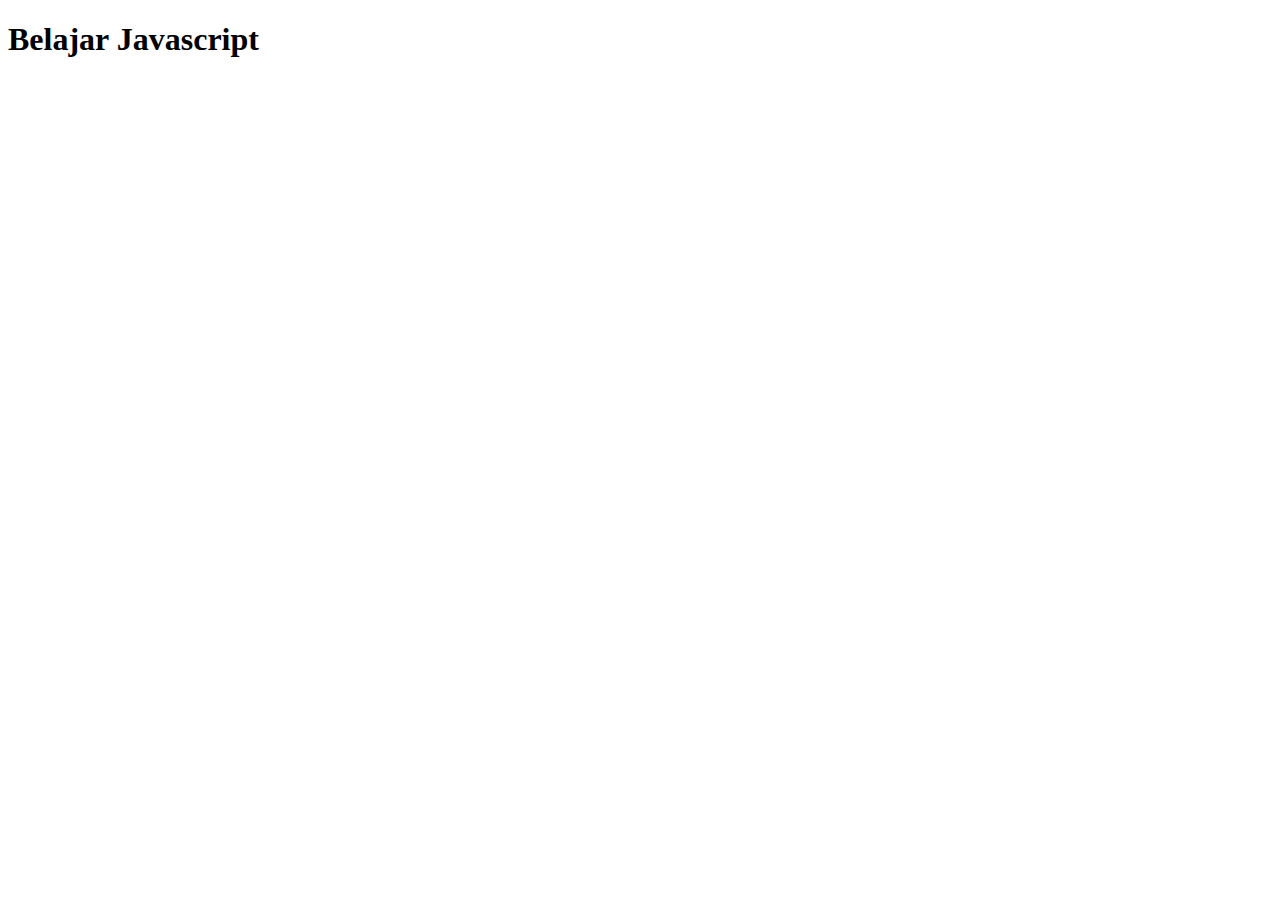
<file: belajar_js.html>
<!DOCTYPE html>
<html lang="en">
  <head>
    <meta charset="UTF-8" />
    <meta name="viewport" content="width=device-width, initial-scale=1.0" />
    <title>Document</title>
  </head>
  <body>
    <h1>Belajar Javascript</h1>
    <script>
      console.log('TESTING');
    </script>
    <script src="./js/test.js"></script>
  </body>
</html>
</file>
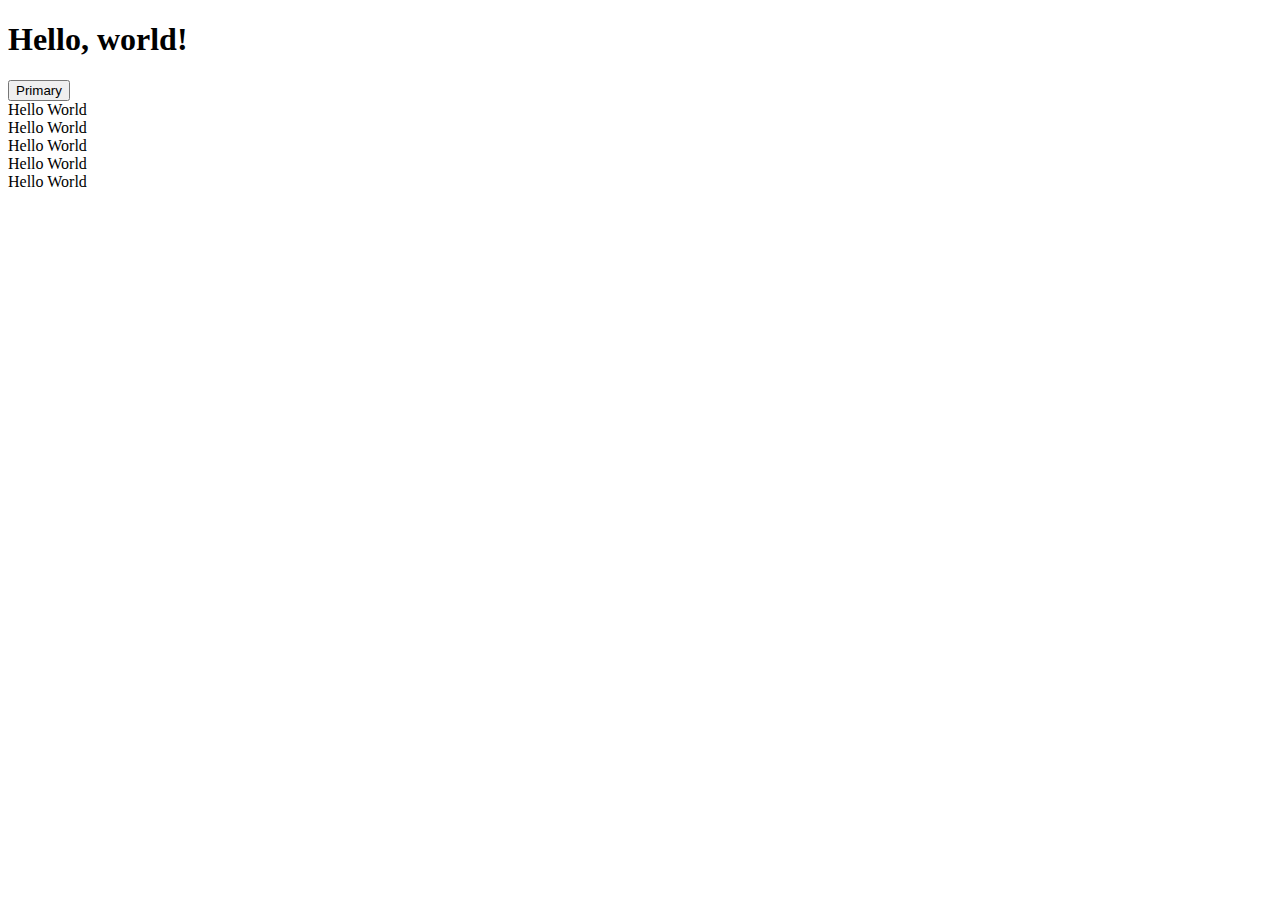
<file: bootstrap.html>
<!DOCTYPE html>
<html lang="en">
  <head>
    <meta charset="utf-8" />
    <meta name="viewport" content="width=device-width, initial-scale=1" />
    <title>Bootstrap demo</title>
    <link
      href="https://cdn.jsdelivr.net/npm/bootstrap@5.3.7/dist/css/bootstrap.min.css"
      rel="stylesheet"
      integrity="sha384-LN+7fdVzj6u52u30Kp6M/trliBMCMKTyK833zpbD+pXdCLuTusPj697FH4R/5mcr"
      crossorigin="anonymous"
    />
  </head>
  <body>
    <h1>Hello, world!</h1>
    <button type="button" class="btn btn-primary">Primary</button>

    <div class="container text-center">
      <div class="row">
        <div class="col-6 p-3 border">Hello World</div>
        <div class="col-6 p-3 border">Hello World</div>
        <div class="col-3 p-3 border">Hello World</div>
        <div class="col-6 p-3 border">Hello World</div>
        <div class="col-3 p-3 border">Hello World</div>
      </div>
    </div>

    <script
      src="https://cdn.jsdelivr.net/npm/@popperjs/core@2.11.8/dist/umd/popper.min.js"
      integrity="sha384-I7E8VVD/ismYTF4hNIPjVp/Zjvgyol6VFvRkX/vR+Vc4jQkC+hVqc2pM8ODewa9r"
      crossorigin="anonymous"
    ></script>

    <script
      src="https://cdn.jsdelivr.net/npm/bootstrap@5.3.7/dist/js/bootstrap.bundle.min.js"
      integrity="sha384-ndDqU0Gzau9qJ1lfW4pNLlhNTkCfHzAVBReH9diLvGRem5+R9g2FzA8ZGN954O5Q"
      crossorigin="anonymous"
    ></script>
  </body>
</html>
</file>
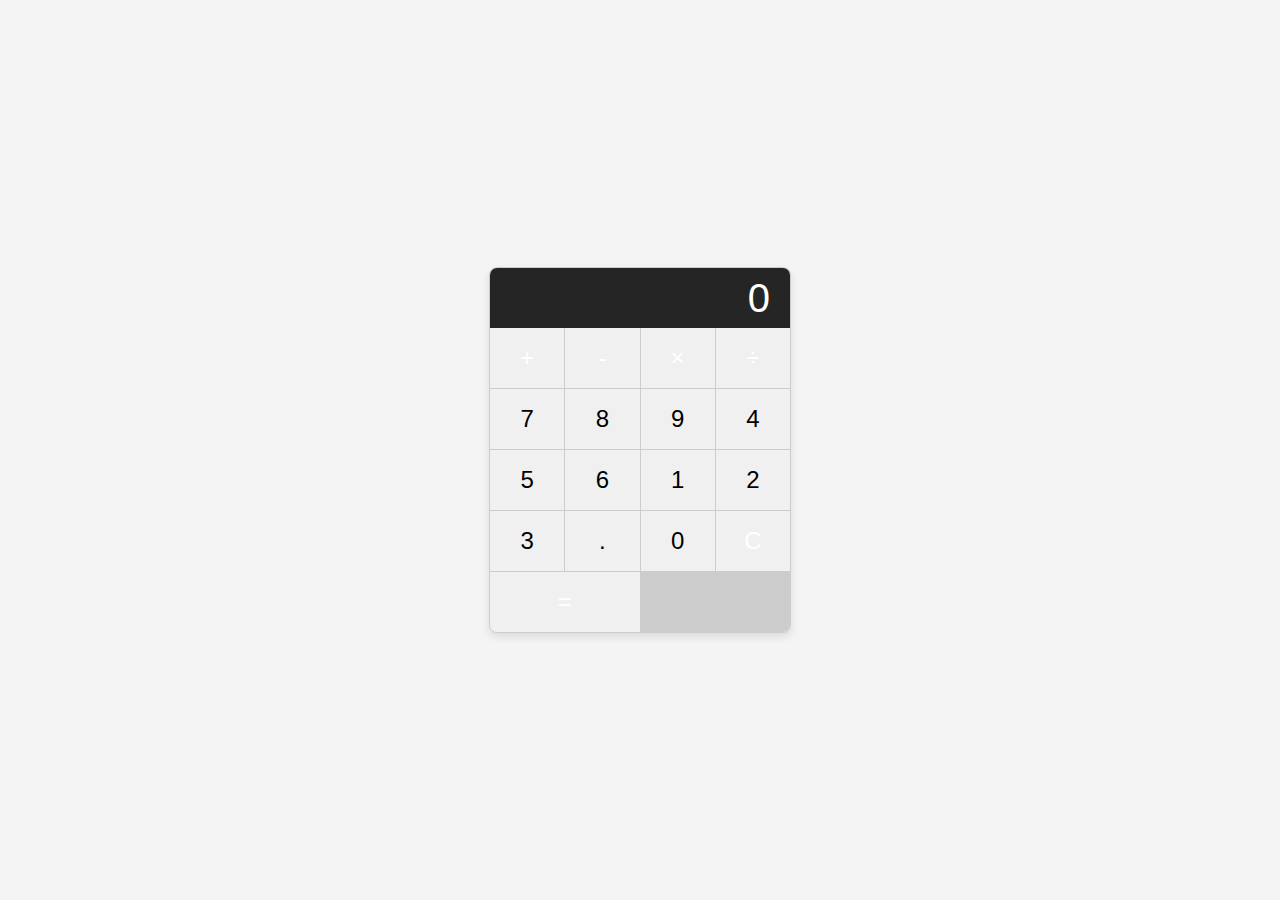
<file: calculator.html>
<!DOCTYPE html>
<html lang="en">
  <head>
    <meta charset="UTF-8" />
    <meta name="viewport" content="width=device-width, initial-scale=1.0" />
    <title>Document</title>
    <link rel="stylesheet" href="./css/calculator.css" />
  </head>
  <body>
    <div class="calculator">
      <input type="text" value="" class="calculator-screen" disabled />

      <div class="calculator-buttons">
        <button class="operator" value="+">+</button>
        <button class="operator" value="-">-</button>
        <button class="operator" value="*">&times;</button>
        <button class="operator" value="/">&divide;</button>

        <button value="7">7</button>
        <button value="8">8</button>
        <button value="9">9</button>
        <button value="4">4</button>
        <button value="5">5</button>
        <button value="6">6</button>
        <button value="1">1</button>
        <button value="2">2</button>
        <button value="3">3</button>
        <button class="decimal" value=".">.</button>
        <button value="0">0</button>
        <button class="clear">C</button>

        <button class="equal-sign operator" value="=">=</button>
      </div>
    </div>
    <script src="./js/calculator.js"></script>
  </body>
</html>
</file>
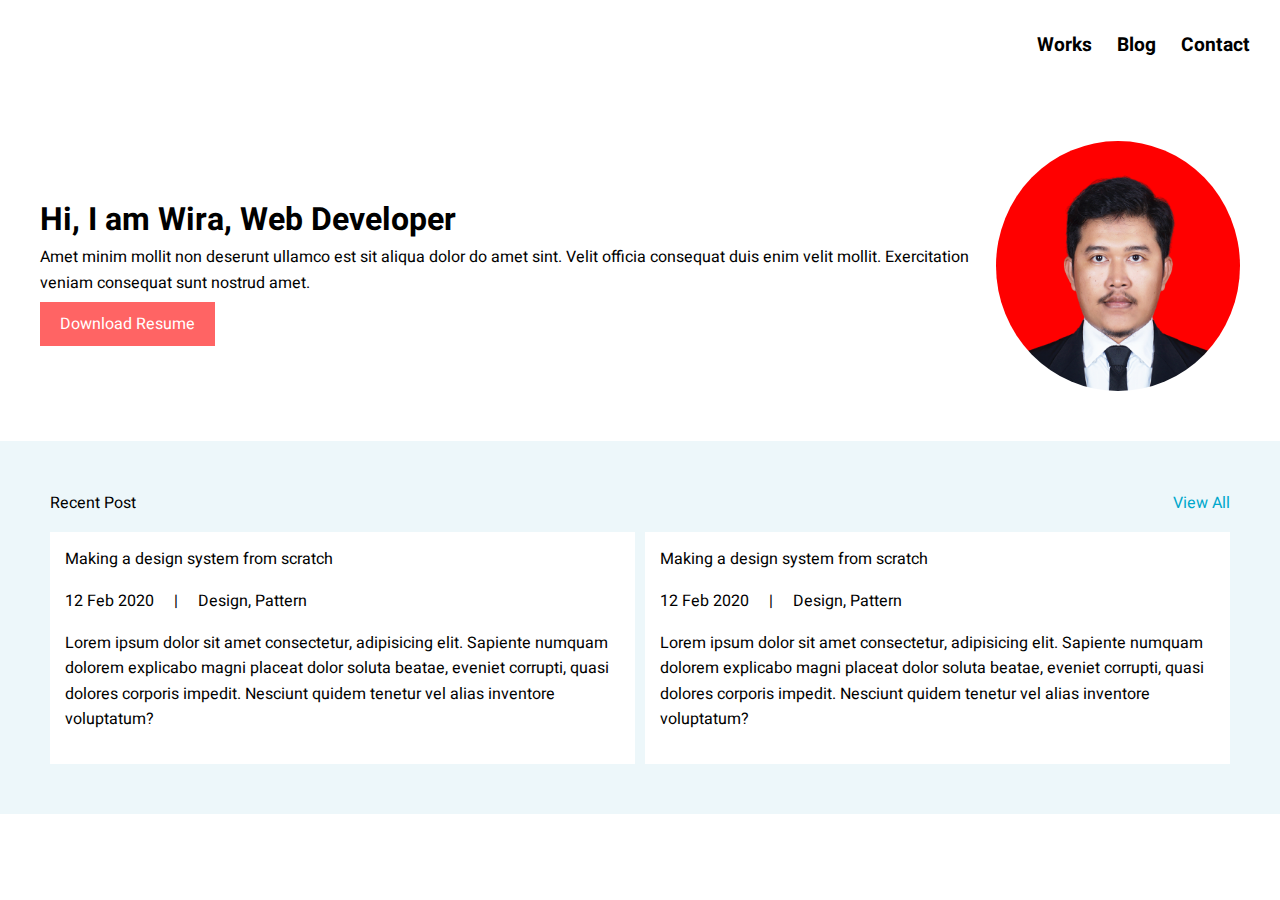
<file: portofolio.html>
<!DOCTYPE html>
<html lang="en">
  <head>
    <meta charset="UTF-8" />
    <meta name="viewport" content="width=device-width, initial-scale=1.0" />
    <title>Portofolio</title>
    <link rel="stylesheet" href="./css/portofolio.css" />

    <link rel="preconnect" href="https://fonts.googleapis.com" />
    <link rel="preconnect" href="https://fonts.gstatic.com" crossorigin />
    <link
      href="https://fonts.googleapis.com/css2?family=Heebo:wght@100..900&display=swap"
      rel="stylesheet"
    />
  </head>
  <body class="container">
    <header class="header">
      <a href="">Works</a>
      <a href="">Blog</a>
      <a href="">Contact</a>
    </header>
    <main>
      <div class="about-me">
        <div class="profile">
          <div class="name">
            <span>Hi, I am Wira,</span>
            <span>Web Developer</span>
          </div>
          <p class="about">
            Amet minim mollit non deserunt ullamco est sit aliqua dolor do amet
            sint. Velit officia consequat duis enim velit mollit. Exercitation
            veniam consequat sunt nostrud amet.
          </p>
          <a class="btn-resume" href="">Download Resume</a>
        </div>
        <div class="photo">
          <img src="./img/pasfoto_1.png" alt="wira ardi kesuma adji" />
        </div>
      </div>
      <div class="post">
        <div class="post-ref">
          <div class="recent">
            <p>Recent Post</p>
            <a href="">View All</a>
          </div>
          <div class="card-list">
            <div class="card">
              <p>Making a design system from scratch</p>
              <div class="category">
                <p>12 Feb 2020</p>
                <p>|</p>
                <p>Design, Pattern</p>
              </div>
              <p>
                Lorem ipsum dolor sit amet consectetur, adipisicing elit.
                Sapiente numquam dolorem explicabo magni placeat dolor soluta
                beatae, eveniet corrupti, quasi dolores corporis impedit.
                Nesciunt quidem tenetur vel alias inventore voluptatum?
              </p>
            </div>
            <div class="card">
              <p>Making a design system from scratch</p>
              <div class="category">
                <p>12 Feb 2020</p>
                <p>|</p>
                <p>Design, Pattern</p>
              </div>
              <p>
                Lorem ipsum dolor sit amet consectetur, adipisicing elit.
                Sapiente numquam dolorem explicabo magni placeat dolor soluta
                beatae, eveniet corrupti, quasi dolores corporis impedit.
                Nesciunt quidem tenetur vel alias inventore voluptatum?
              </p>
            </div>
          </div>
        </div>
      </div>
    </main>
  </body>
</html>
</file>
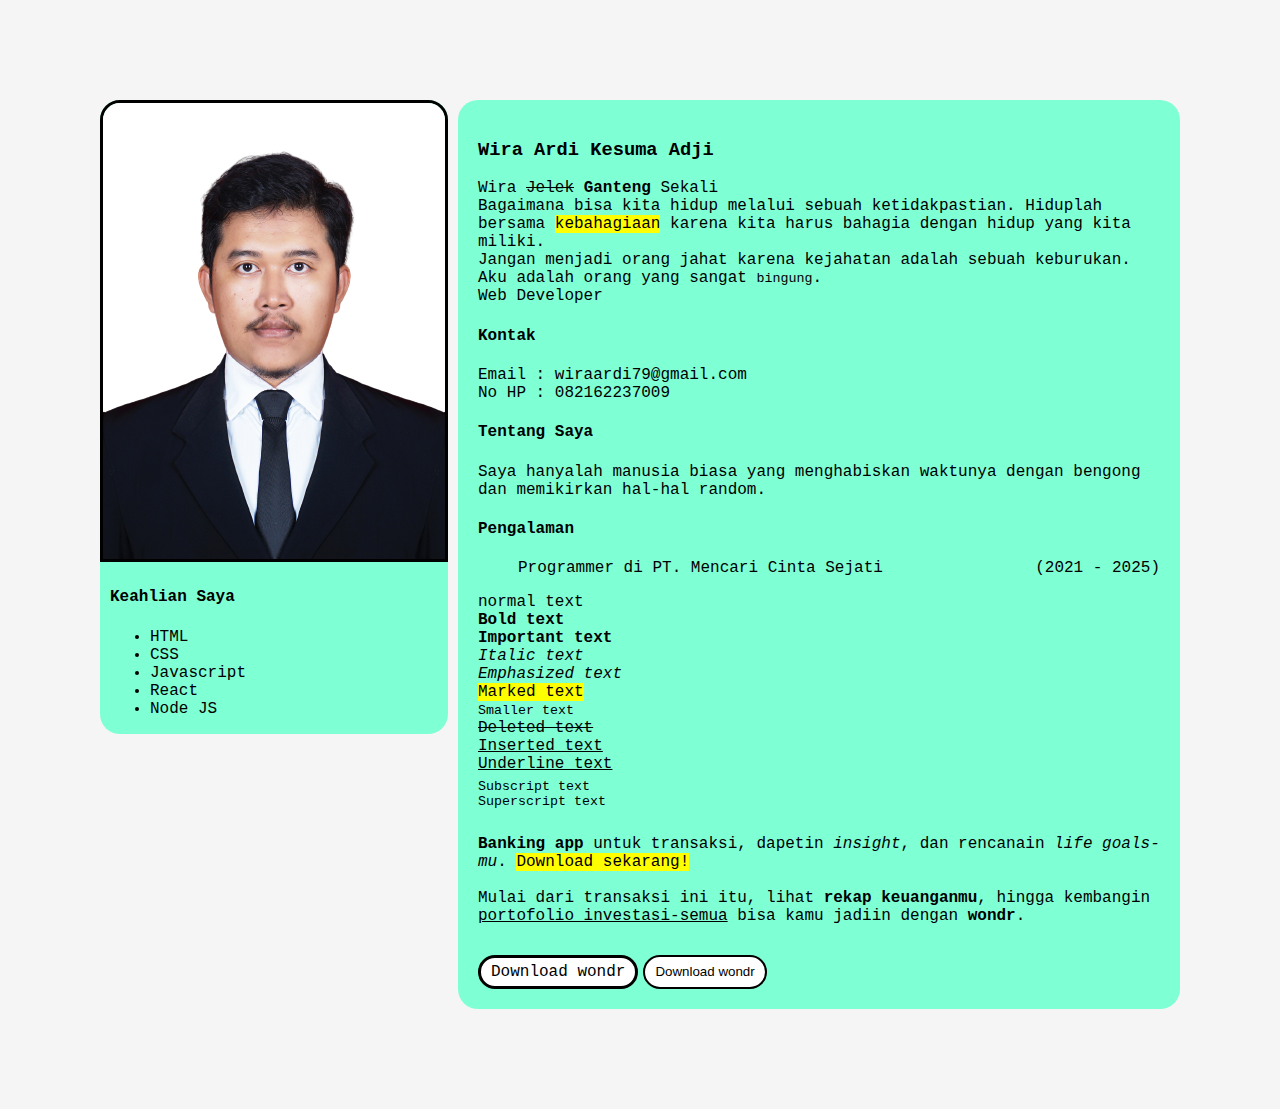
<file: profile.html>
<!DOCTYPE html>
<html lang="en">
  <head>
    <meta charset="UTF-8" />
    <meta name="viewport" content="width=device-width, initial-scale=1.0" />
    <meta name="description" content="website resmi wondr" />
    <meta name="keywords" content="HTML, CSS, JavaScript" />
    <meta name="author" content="Rakamin Team" />
    <meta name="viewport" content="width=device-width, initial-scale=1.0" />
    <title>Profile Wira Ardi Kesuma Adji</title>
    <link rel="stylesheet" href="./css/style.css" />
  </head>
  <body class="container">
    <div class="content">
      <div class="profile">
        <a href="http://127.0.0.1:5500/index.html">
          <img src="./img/pas_foto.png" alt="wira" />
        </a>

        <div class="skill">
          <h4>Keahlian Saya</h4>
          <ul>
            <li>HTML</li>
            <li>CSS</li>
            <li>Javascript</li>
            <li>React</li>
            <li>Node JS</li>
          </ul>
        </div>
      </div>
      <div class="biodata">
        <div class="display">
          <h3>Wira Ardi Kesuma Adji</h3>
          <p>
            Wira <del>Jelek</del> <b>Ganteng</b> Sekali <br />
            Bagaimana bisa kita hidup melalui sebuah ketidakpastian. Hiduplah
            bersama <mark>kebahagiaan</mark> karena kita harus bahagia dengan
            hidup yang kita miliki. <br />Jangan menjadi orang jahat karena
            kejahatan adalah sebuah keburukan. Aku adalah orang yang sangat
            <small>bingung</small>.
          </p>
          <p>Web Developer</p>
          <h4>Kontak</h4>
          <p>Email : wiraardi79@gmail.com</p>
          <p>No HP : 082162237009</p>
          <h4>Tentang Saya</h4>
          <p>
            Saya hanyalah manusia biasa yang menghabiskan waktunya dengan
            bengong dan memikirkan hal-hal random.
          </p>
          <h4>Pengalaman</h4>
          <ul style="list-style: none">
            <li>
              <div class="list-exp">
                <p>Programmer di PT. Mencari Cinta Sejati</p>
                <p>(2021 - 2025)</p>
              </div>
            </li>
          </ul>
          <p>normal text</p>
          <b>Bold text</b><br />
          <strong>Important text</strong><br />
          <i>Italic text</i><br />
          <em>Emphasized text</em><br />
          <mark>Marked text</mark><br />
          <small>Smaller text</small><br />
          <del>Deleted text</del><br />
          <ins>Inserted text</ins><br />
          <u>Underline text</u><br />
          <sub>Subscript text</sub><br />
          <sup>Superscript text</sup><br />
          <br />
          <p>
            <strong>Banking app</strong> untuk transaksi, dapetin
            <em>insight</em>, dan rencanain <em>life goals-mu</em>.
            <mark>Download sekarang!</mark>
          </p>
          <br />
          <p>
            Mulai dari transaksi ini itu, lihat
            <strong>rekap keuanganmu</strong>, hingga kembangin
            <u>portofolio investasi-semua</u> bisa kamu jadiin dengan
            <b>wondr</b>.
          </p>
          <div class="btn-download">
            <a
              class="btn-wondr"
              href="https://play.google.com/store/apps/details?id=id.bni.wondr&#x26;referrer=utm_source=Playstore&#x26;utm_medium=Microsite&#x26;utm_content=Header_Download_Button"
              title="Unduh wondr"
              target="_blank"
              >Download wondr</a
            >
            <button
              class="btn-wondr"
              onclick="window.open('https://play.google.com/store/apps/details?id=id.bni.wondr&#x26;referrer=utm_source=Playstore&#x26;utm_medium=Microsite&#x26;utm_content=Header_Download_Button', '_blank')"
            >
              Download wondr
            </button>
          </div>
        </div>
      </div>
    </div>
  </body>
</html>
</file>
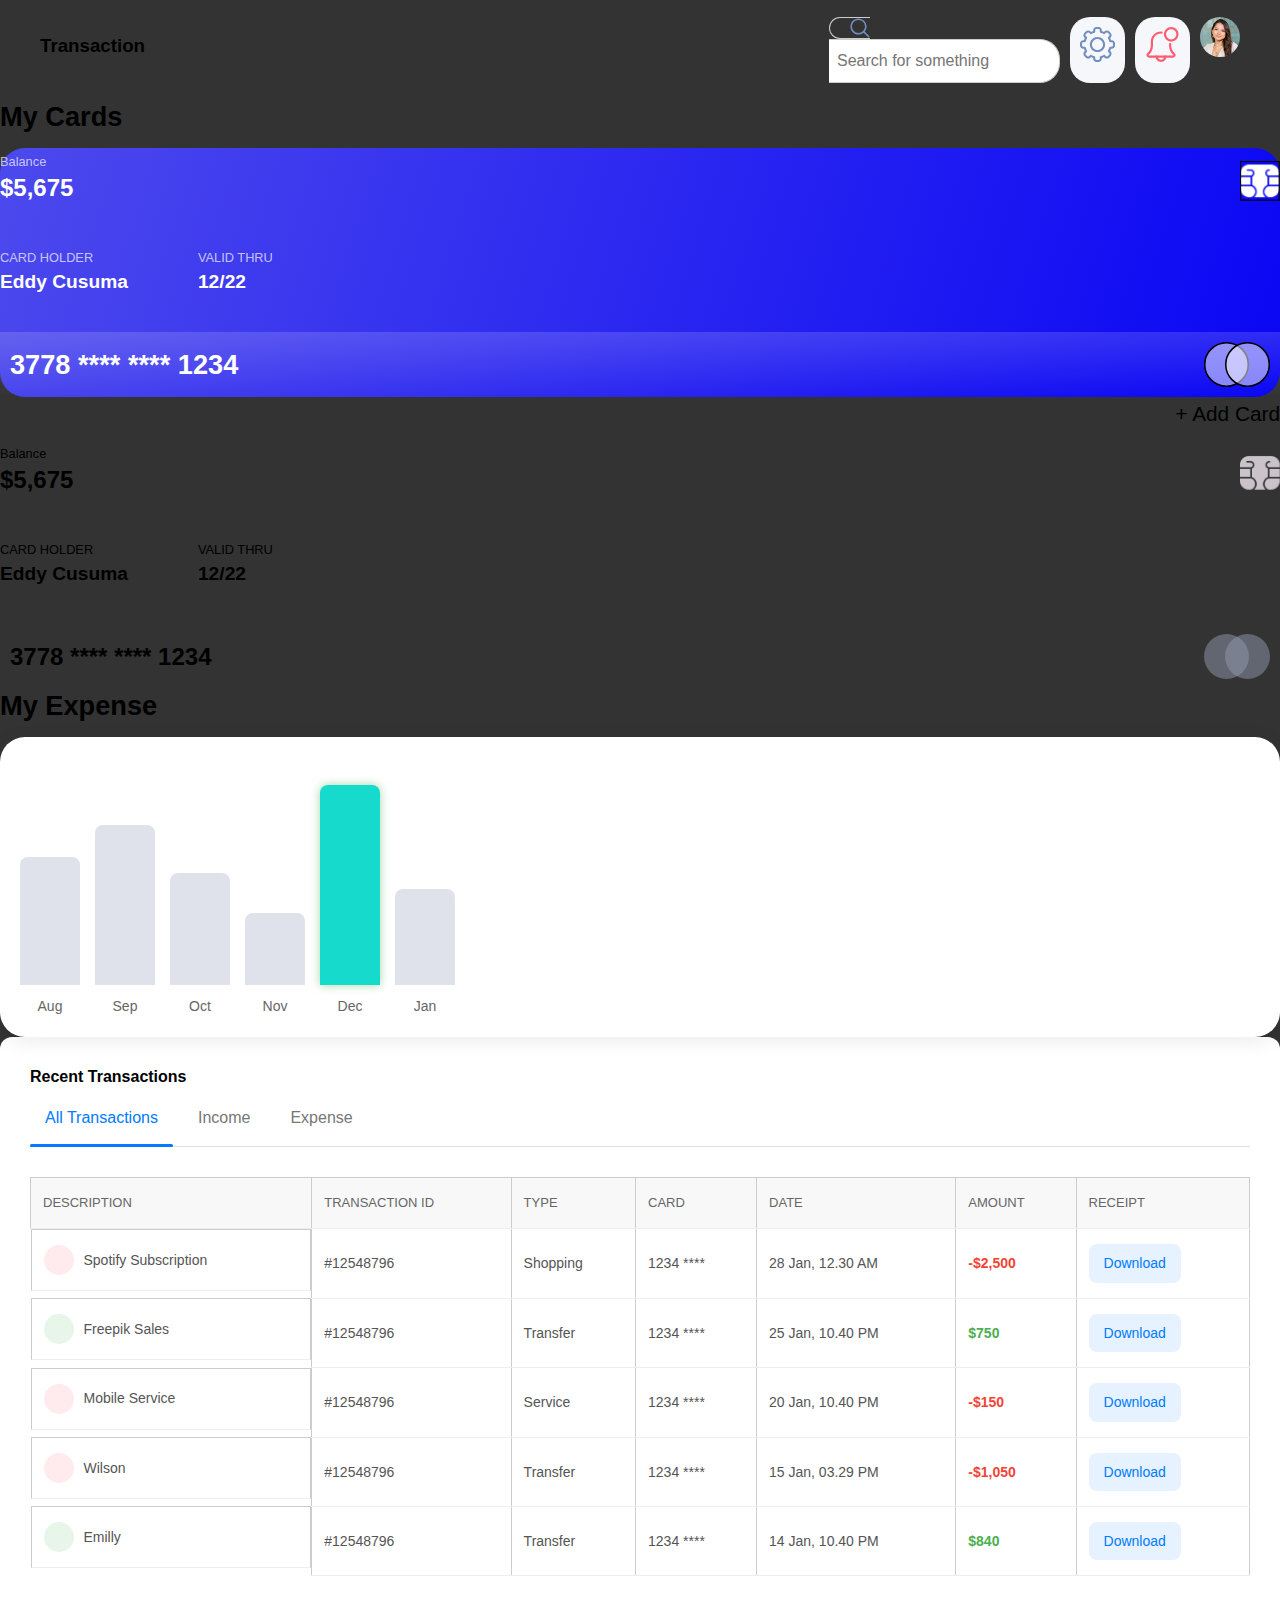
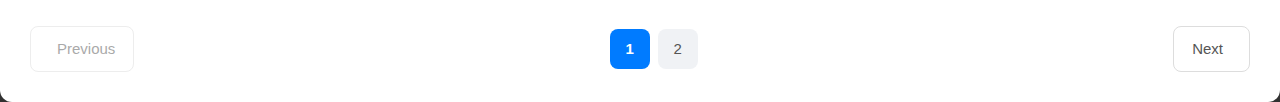
<file: slicing.html>
<!DOCTYPE html>
<html lang="en">
  <head>
    <meta charset="UTF-8" />
    <meta name="viewport" content="width=device-width, initial-scale=1.0" />
    <title>Document</title>
    <link
      rel="stylesheet"
      href="./css/slicing.css
    "
    />
    <link
      href="https://cdn.jsdelivr.net/npm/bootstrap@5.3.7/dist/css/bootstrap.min.css"
      rel="stylesheet"
      integrity="sha384-LN+7fdVzj6u52u30Kp6M/trliBMCMKTyK833zpbD+pXdCLuTusPj697FH4R/5mcr"
      crossorigin="anonymous"
    />
  </head>
  <body>
    <header>
      <h3>Transaction</h3>
      <div class="head-search">
        <div class="setting">
          <div class="input-group">
            <img class="icon-magnifying" src="./icon/search.svg" alt="" />
            <input
              type="text"
              class="input-search"
              placeholder="Search for something"
            />
          </div>
          <a class="btn-navbar">
            <img src="./icon/settings 1.svg" alt="settings" />
          </a>
          <a class="btn-navbar">
            <img src="./icon/notification-1.svg" alt="" />
          </a>
        </div>
        <img class="user-profile" src="./icon/user-image.png" alt="profile" />
      </div>
    </header>
    <main class="container">
      <div class="row mb-5">
        <div class="col-12 col-md-6 col-lg-6 col-xl-4">
          <div class="my-card">
            <h6>My Cards</h6>
            <div class="card bg-balance" style="border-radius: 25px">
              <div class="card-body px-4 py-4">
                <div class="card-balance">
                  <div class="balance">
                    <span>Balance</span>
                    <h5>$5,675</h5>
                  </div>
                  <img src="./icon/chip-white.svg" alt="chip" />
                </div>
                <div class="card-holder">
                  <div class="namecard">
                    <span>CARD HOLDER</span>
                    <h6>Eddy Cusuma</h6>
                  </div>
                  <div class="namecard">
                    <span>VALID THRU</span>
                    <h6>12/22</h6>
                  </div>
                </div>
              </div>
              <div class="card-footer bg-balance-footer">
                <div class="card-number">
                  <h6>3778 **** **** 1234</h6>
                  <img src="./icon/mastercard-trans.svg" alt="chip" />
                </div>
              </div>
            </div>
          </div>
        </div>
        <div class="col-12 col-md-6 col-lg-6 col-xl-4">
          <div class="add-card">
            <a href="">+ Add Card</a>
            <div class="card bg-add" style="border-radius: 25px">
              <div class="card-body px-4 py-4">
                <div class="card-balance">
                  <div class="balance">
                    <span>Balance</span>
                    <h5>$5,675</h5>
                  </div>
                  <img src="./icon/chip-gray.svg" alt="chip" />
                </div>
                <div class="card-holder">
                  <div class="namecard">
                    <span>CARD HOLDER</span>
                    <h6>Eddy Cusuma</h6>
                  </div>
                  <div class="namecard">
                    <span>VALID THRU</span>
                    <h6>12/22</h6>
                  </div>
                </div>
              </div>
              <div class="card-footer">
                <div class="card-number">
                  <h6>3778 **** **** 1234</h6>
                  <img src="./icon/mastercard-gray.svg" alt="chip" />
                </div>
              </div>
            </div>
          </div>
        </div>
        <div class="col-12 col-md-12 col-lg-12 col-xl-4">
          <div class="expense-chart">
            <h6>My Expense</h6>
            <div class="chart-container"></div>
          </div>
        </div>

        <div class="col-12 mt-5">
          <div class="transactions-container">
            <h4>Recent Transactions</h4>

            <div class="tabs">
              <button class="tab-button active" data-tab="all">
                All Transactions
              </button>
              <button class="tab-button" data-tab="income">Income</button>
              <button class="tab-button" data-tab="expense">Expense</button>
            </div>

            <div class="table-wrapper">
              <table>
                <thead>
                  <tr>
                    <th>Description</th>
                    <th>Transaction ID</th>
                    <th>Type</th>
                    <th>Card</th>
                    <th>Date</th>
                    <th>Amount</th>
                    <th>Receipt</th>
                  </tr>
                </thead>
                <tbody id="transaction-rows"></tbody>
              </table>
            </div>

            <div class="pagination">
              <button class="pagination-button" id="prev-page">
                <i class="fas fa-chevron-left"></i> Previous
              </button>
              <div class="page-numbers" id="page-numbers"></div>
              <button class="pagination-button" id="next-page">
                Next <i class="fas fa-chevron-right"></i>
              </button>
            </div>
          </div>
        </div>
      </div>
    </main>
    <script
      src="https://cdn.jsdelivr.net/npm/@popperjs/core@2.11.8/dist/umd/popper.min.js"
      integrity="sha384-I7E8VVD/ismYTF4hNIPjVp/Zjvgyol6VFvRkX/vR+Vc4jQkC+hVqc2pM8ODewa9r"
      crossorigin="anonymous"
    ></script>

    <script
      src="https://cdn.jsdelivr.net/npm/bootstrap@5.3.7/dist/js/bootstrap.bundle.min.js"
      integrity="sha384-ndDqU0Gzau9qJ1lfW4pNLlhNTkCfHzAVBReH9diLvGRem5+R9g2FzA8ZGN954O5Q"
      crossorigin="anonymous"
    ></script>
    <script src="./js/script.js"></script>
  </body>
</html>
</file>
<file: css/calculator.css>
body {
  width: 100%;
  display: flex;
  justify-content: center;
  align-items: center;
  min-height: 100vh;
  background-color: #f4f4f4;
  margin: 0;
  font-family: Arial, Helvetica, sans-serif;
}

.calculator {
  border: 1px solid #ccc;
  border-radius: 8px;
  box-shadow: 0 4px 8px rgba(0, 0, 0, 0.1);
  width: 300px;
  overflow: hidden;
  background-color: #fff;
}

.calculator-screen {
  width: 100%;
  height: 60px;
  background-color: #252525;
  color: #fff;
  font-size: 2.5em;
  text-align: right;
  padding: 10px 20px;
  box-sizing: border-box;
  border: none;
  outline: none;
}

.calculator-buttons {
  display: grid;
  grid-template-columns: repeat(4, 1fr);
  gap: 1px; /* Spasi antar tombol */
  background-color: #ccc; /* Warna latar belakang antar tombol */
}

.calculator-buttons button {
  height: 60px;
  font-size: 1.5em;
  border: none;
  outline: none;
  background-color: #f0f0f0;
  cursor: pointer;
  transition: background-color 0.2s;
}

.calculator-buttons button:hover {
  background-color: #e0e0e0;
}

.operator {
  background-color: #ff9500;
  color: #fff;
}

.operator:hover {
  background-color: #e08000;
}

.equal-sign {
  grid-column: span 2; /* Tombol sama dengan mengambil 2 kolom */
  background-color: #007bff;
  color: #fff;
}

.equal-sign:hover {
  background-color: #0056b3;
}

.clear {
  background-color: #dc3545;
  color: #fff;
}

.clear:hover {
  background-color: #c82333;
}
</file>
<file: css/portofolio.css>
body {
  font-family: 'Heebo', sans-serif;
  line-height: 1.6;
  color: #000;
  background-color: #fff;
}

* {
  margin: 0;
  padding: 0;
  box-sizing: border-box;
}

/* ======= Anchor Tag ======= */
a {
  text-decoration: none;
  color: inherit;
  cursor: pointer;
}
a:hover {
  text-decoration: underline;
}

/* ======= Paragraphs ======= */
p {
  margin-bottom: 1em;
}

/* ======= Lists ======= */
ul,
ol {
  list-style: none;
  padding-left: 1.5rem;
  margin-bottom: 1em;
}

li {
  margin-bottom: 0.5em;
}

/* ======= Headings ======= */
h1,
h2,
h3,
h4,
h5,
h6 {
  margin-bottom: 0.5em;
  font-weight: 600;
  line-height: 1.25;
}

/* ======= Images ======= */
img {
  max-width: 100%;
  height: auto;
  display: block;
}

/* ======= Buttons ======= */
button {
  background: none;
  border: none;
  cursor: pointer;
  font: inherit;
}

/* ======= Inputs & Textareas ======= */
input,
textarea,
select {
  font: inherit;
  padding: 0.5em;
  border: 1px solid #ccc;
  border-radius: 4px;
}

/* ======= Forms ======= */
form {
  display: block;
  width: 100%;
}

/* ======= Tables ======= */
table {
  width: 100%;
  border-collapse: collapse;
}
th,
td {
  padding: 0.5em;
  text-align: left;
  border: 1px solid #ccc;
}

/* ======= Main ======= */
.container {
  width: 100%;
  margin-left: auto;
  margin-right: auto;
}

.header {
  display: flex;
  gap: 25px;
  justify-content: end;
  padding: 30px;
}

.header a {
  font-weight: bold;
  font-size: 1.2em;
}

.about-me {
  max-width: 1200px; /* atau 960px, 1140px, tergantung desain */
  margin: 50px auto;
  display: flex;
  align-items: center;
  gap: 10px;
}

.about-me .profile .name {
  font-size: 2em;
  font-weight: bold;
}

.about-me .photo {
  overflow: hidden;
  width: 310px;
  height: 250px;
  border-radius: 100%;
}

.btn-resume {
  color: #fff;
  padding: 10px 20px;
  background: #ff6464;
}

.post {
  background: #edf7fa;
  margin: 50px 0;
  padding: 50px;
}

.post .post-ref .recent {
  display: flex;
  justify-content: space-between;
}

.post .post-ref {
  max-width: 1200px;
  margin: 0 auto;
}

.post .post-ref .recent a {
  color: #00a8cc;
}

.card-list {
  display: flex;
  gap: 10px;
}

.card {
  background: #fff;
  padding: 15px;
}

.card .category {
  display: flex;
  gap: 20px;
}
</file>
<file: css/style.css>
body {
  font-family: 'Courier New', Courier, monospace;
  background-color: #f5f5f5;
}

p {
  margin: 0;
}

a {
  margin: 0;
  text-decoration: none;
  color: black;
}

.container {
  height: auto;
  margin: 100px;
  display: flex;
  align-items: center;
  justify-content: center;
}

.profile {
  border-radius: 20px;
  background-color: aquamarine;
  height: 100%;
}

.content {
  display: flex;
  gap: 10px;
  justify-content: center;
  border-radius: 20px;
}

.content a {
  width: auto;
  height: 100%;
}

.content a img {
  border-style: solid;
  border-radius: 20px 20px 0 0;
}

.content .skill {
  margin: 0 10px;
}

.biodata {
  display: flex;
  align-items: center;
  padding: 20px;
  border-radius: 20px;
  background-color: aquamarine;
}

.biodata .display {
  display: block;
}

.list-exp {
  display: flex;
  justify-content: space-between;
}

.btn-download {
  display: flex;
  flex-wrap: wrap;
  margin-top: 30px;
  gap: 5px;
}

.btn-wondr {
  background-color: white;
  border-style: solid;
  border-radius: 20px;
  padding: 5px 10px;
  cursor: pointer;
}

.btn-wondr:hover {
  background-color: #f5f5f5;
}

@media only screen and (max-width: 600px) {
  .container {
    margin: 50px 30px;
  }

  .content {
    gap: 5px;
  }
  .content .profile a img {
    width: 100%;
  }

  .profile {
    padding: 0px;
  }
}
</file>
<file: css/slicing.css>
body {
  font-family: 'Heebo', sans-serif;
  line-height: 1.6;
  color: #000;
  background-color: #333;
}

* {
  margin: 0;
  padding: 0;
  box-sizing: border-box;
}

/* ======= Anchor Tag ======= */
a {
  text-decoration: none;
  color: inherit;
  cursor: pointer;
}
a:hover {
  text-decoration: underline;
}

/* ======= Paragraphs ======= */
p {
  margin-bottom: 1em;
}

/* ======= Lists ======= */
ul,
ol {
  list-style: none;
  padding-left: 1.5rem;
  margin-bottom: 1em;
}

li {
  margin-bottom: 0.5em;
}

/* ======= Headings ======= */
h1,
h2,
h3,
h4,
h5,
h6 {
  margin-bottom: 0.5em;
  font-weight: 600;
  line-height: 1.25;
}

/* ======= Images ======= */
img {
  max-width: 100%;
  height: auto;
  display: block;
}

/* ======= Buttons ======= */
button {
  background: none;
  border: none;
  cursor: pointer;
  font: inherit;
}

/* ======= Inputs & Textareas ======= */
input,
textarea,
select {
  font: inherit;
  padding: 0.5em;
  border: 1px solid #ccc;
  border-radius: 4px;
}

/* ======= Forms ======= */
form {
  display: block;
  width: 100%;
}

/* ======= Tables ======= */
table {
  width: 100%;
  border-collapse: collapse;
}
th,
td {
  padding: 0.5em;
  text-align: left;
  border: 1px solid #ccc;
}

/* ======= Main ======= */
header {
  height: 100px;
  display: flex;
  justify-content: space-between;
  align-items: center;
  padding: 0 40px;
}

.head-search {
  display: flex;
  gap: 10px;
}

.setting {
  display: flex;
  gap: 10px;
}

.user-profile {
  border-radius: 100%;
  height: 40px;
  width: 40px;
}

.btn-navbar {
  background-color: #f5f7fa;
  padding: 10px;
  border-radius: 20px;
}

.btn-navbar img {
  width: 35px;
}

.search {
  border-radius: 0 20px 20px 0;
}

.card-balance {
  display: flex;
  justify-content: space-between;
  align-items: center;
}

.icon-magnifying {
  border: solid;
  padding-left: 20px;
  border-radius: 20px 0 0 20px;
  border: 1px solid #ccc;
  border-right: none;
}

.input-search {
  border-radius: 0px 20px 20px 0px;
  border-left: none;
  padding-right: 15px;
}

.card-holder {
  display: flex;
  gap: 70px;
  margin: 29px 0;
}

.card-balance img {
  height: 40px;
}

.balance span {
  font-size: 0.8em;
}

.balance h5 {
  font-weight: 600;
  font-size: 1.5em;
}

.namecard span {
  font-size: 0.8em;
}

.card-holder .namecard h6 {
  font-weight: 600;
  font-size: 1.2em;
}

.card-number {
  display: flex;
  justify-content: space-between;
  align-items: center;
  padding: 10px 10px;
}

.bg-balance {
  background: linear-gradient(107.38deg, #4c49ed, #0a06f4);
}

.bg-balance h5,
.bg-balance h6 {
  color: #fff;
}

.bg-balance span {
  color: rgba(255, 255, 255, 0.7);
}

.bg-balance-footer {
  background: linear-gradient(
    180deg,
    rgba(255, 255, 255, 0.15),
    rgba(255, 255, 255, 0)
  );
}

.card-number h6 {
  font-size: 1.5em;
  margin-bottom: 0;
}

.card-number img {
  height: 45px;
}

.my-card h6,
.expense-card h6 {
  font-size: 1.7em;
}

.add-card {
  text-align: right;
}

.balance,
.namecard {
  text-align: left;
}

.add-card a {
  font-size: 1.3em;
  color: black;
  text-decoration: none;
}

.bg-add {
  margin-top: 9px;
}

/* Slicing expense card */
.expense-chart h6 {
  font-size: 1.7em;
}

.chart-container {
  display: flex;
  align-items: flex-end; /* Batang mulai dari bawah */
  gap: 15px; /* Jarak antar batang */
  padding: 20px;
  background-color: #ffffff;
  border-radius: 25px;
  box-shadow: 0 4px 20px rgba(0, 0, 0, 0.08);
  height: 300px; /* Tinggi maksimum chart */
  position: relative; /* Untuk positioning tooltip */
  overflow-x: auto; /* Untuk scrolling jika banyak batang */
}

.bar-wrapper {
  display: flex;
  flex-direction: column;
  align-items: center;
  position: relative; /* Untuk posisi label nilai */
  min-width: 60px; /* Lebar minimum per batang */
}

.bar {
  width: 60px;
  background-color: #e0e2eb; /* Warna default batang */
  border-radius: 8px 8px 0 0;
  transition: background-color 0.3s ease, transform 0.3s ease;
  cursor: pointer;
  position: relative; /* Untuk positioning value display */
}

.bar:hover {
  transform: translateY(-5px); /* Efek hover */
}

.bar.active {
  background-color: #16dbcc; /* Warna batang aktif (sesuai contoh Anda, saya gunakan hijau tua) */
}

.bar-label {
  margin-top: 10px;
  color: #666;
  font-size: 14px;
  text-align: center;
}

.value-display {
  position: absolute;
  top: -30px; /* Posisi di atas batang */
  left: 50%;
  transform: translateX(-50%);
  background-color: #333;
  color: white;
  padding: 5px 8px;
  border-radius: 5px;
  font-size: 13px;
  white-space: nowrap;
  opacity: 0; /* Sembunyikan secara default */
  pointer-events: none; /* Agar tidak menghalangi event mouse */
  transition: opacity 0.2s ease;
  z-index: 10;
}

.bar:hover .value-display {
  opacity: 1; /* Tampilkan saat hover */
}

/* Optional: Pointer segitiga untuk value-display */
.value-display::after {
  content: '';
  position: absolute;
  bottom: -5px;
  left: 50%;
  transform: translateX(-50%) rotate(45deg);
  width: 10px;
  height: 10px;
  background-color: #333;
}

/* Untuk batang yang "terpilih" atau "aktif" seperti di gambar */
.bar.selected {
  background-color: #16dbcc; /* Warna hijau teal yang lebih dekat ke gambar */
  box-shadow: 0 0 10px rgba(76, 175, 80, 0.5); /* Efek bayangan */
}

.bar.selected .value-display {
  opacity: 1; /* Selalu tampilkan value-display untuk batang yang dipilih */
}

/* End Slicing expense card */

/* Start slicing table */

.transactions-container {
  background-color: #ffffff;
  border-radius: 12px;
  box-shadow: 0 4px 20px rgba(0, 0, 0, 0.08);
  padding: 30px;
  width: 100%;
}

/* Tabs */
.tabs {
  display: flex;
  gap: 10px;
  margin-bottom: 30px;
  border-bottom: 1px solid #e0e0e0;
  padding-bottom: 5px;
}

.tab-button {
  background: none;
  border: none;
  padding: 10px 15px;
  font-size: 16px;
  font-weight: 500;
  color: #777;
  cursor: pointer;
  position: relative; /* Untuk underline */
  transition: color 0.3s ease;
}

.tab-button:hover {
  color: #333;
}

.tab-button.active {
  color: #007bff; /* Warna biru untuk tab aktif */
}

.tab-button.active::after {
  content: '';
  position: absolute;
  bottom: -6px; /* Posisi underline di bawah tab-button */
  left: 0;
  width: 100%;
  height: 3px;
  background-color: #007bff; /* Warna underline */
  border-radius: 2px;
}

/* Table */
.table-wrapper {
  overflow-x: auto; /* Untuk scrolling horizontal pada tabel jika terlalu lebar */
}

.table-wrapper table {
  width: 100%;
  border-collapse: collapse;
  margin-bottom: 30px;
}

.table-wrapper th,
.table-wrapper td {
  text-align: left;
  padding: 15px 12px;
  border-bottom: 1px solid #eee;
  font-size: 14px;
}

.table-wrapper th {
  background-color: #f8f8f8;
  color: #666;
  font-weight: 500;
  text-transform: uppercase;
  font-size: 13px;
}

.table-wrapper td {
  color: #555;
}

/* Specific column styles */
.table-wrapper td:first-child {
  display: flex;
  align-items: center;
  gap: 10px;
}

.transaction-icon {
  width: 30px;
  height: 30px;
  border-radius: 50%;
  background-color: #e0f7fa; /* Default light blue */
  display: flex;
  justify-content: center;
  align-items: center;
  color: #00bcd4; /* Default blue icon color */
  font-size: 12px;
}

.transaction-icon.income {
  background-color: #e8f5e9; /* Light green */
  color: #4caf50; /* Green icon color */
}

.transaction-icon.expense {
  background-color: #ffebee; /* Light red */
  color: #f44336; /* Red icon color */
}

.amount.expense {
  color: #f44336; /* Merah */
  font-weight: 600;
}

.amount.income {
  color: #4caf50; /* Hijau */
  font-weight: 600;
}

.receipt-button {
  background-color: #e6f2ff; /* Biru muda */
  color: #007bff; /* Biru */
  border: none;
  padding: 8px 15px;
  border-radius: 8px;
  cursor: pointer;
  font-size: 14px;
  font-weight: 500;
  transition: background-color 0.3s ease, color 0.3s ease;
}

.receipt-button:hover {
  background-color: #007bff;
  color: #ffffff;
}

/* Pagination */
.pagination {
  display: flex;
  justify-content: space-between;
  align-items: center;
  gap: 10px;
  margin-top: 20px;
}

.pagination-button {
  background: none;
  border: 1px solid #ddd;
  border-radius: 8px;
  padding: 10px 18px;
  font-size: 15px;
  color: #555;
  cursor: pointer;
  display: flex;
  align-items: center;
  gap: 8px;
  transition: background-color 0.3s ease, border-color 0.3s ease;
}

.pagination-button:hover:not(:disabled) {
  background-color: #f0f0f0;
  border-color: #bbb;
}

.pagination-button:disabled {
  opacity: 0.5;
  cursor: not-allowed;
}

.page-numbers {
  display: flex;
  gap: 8px;
}

.page-number {
  background-color: #f0f2f5;
  color: #555;
  border: none;
  width: 40px;
  height: 40px;
  border-radius: 8px;
  display: flex;
  justify-content: center;
  align-items: center;
  font-size: 15px;
  cursor: pointer;
  transition: background-color 0.3s ease, color 0.3s ease;
}

.page-number:hover:not(.active) {
  background-color: #e0e0e0;
}

.page-number.active {
  background-color: #007bff;
  color: #ffffff;
  font-weight: 600;
}

/* End slicing table */

@media only screen and (max-width: 600px) {
  .setting {
    display: none;
  }

  .add-card {
    margin-top: 20px;
  }

  .expense-chart {
    margin-top: 20px;
  }
}
</file>
